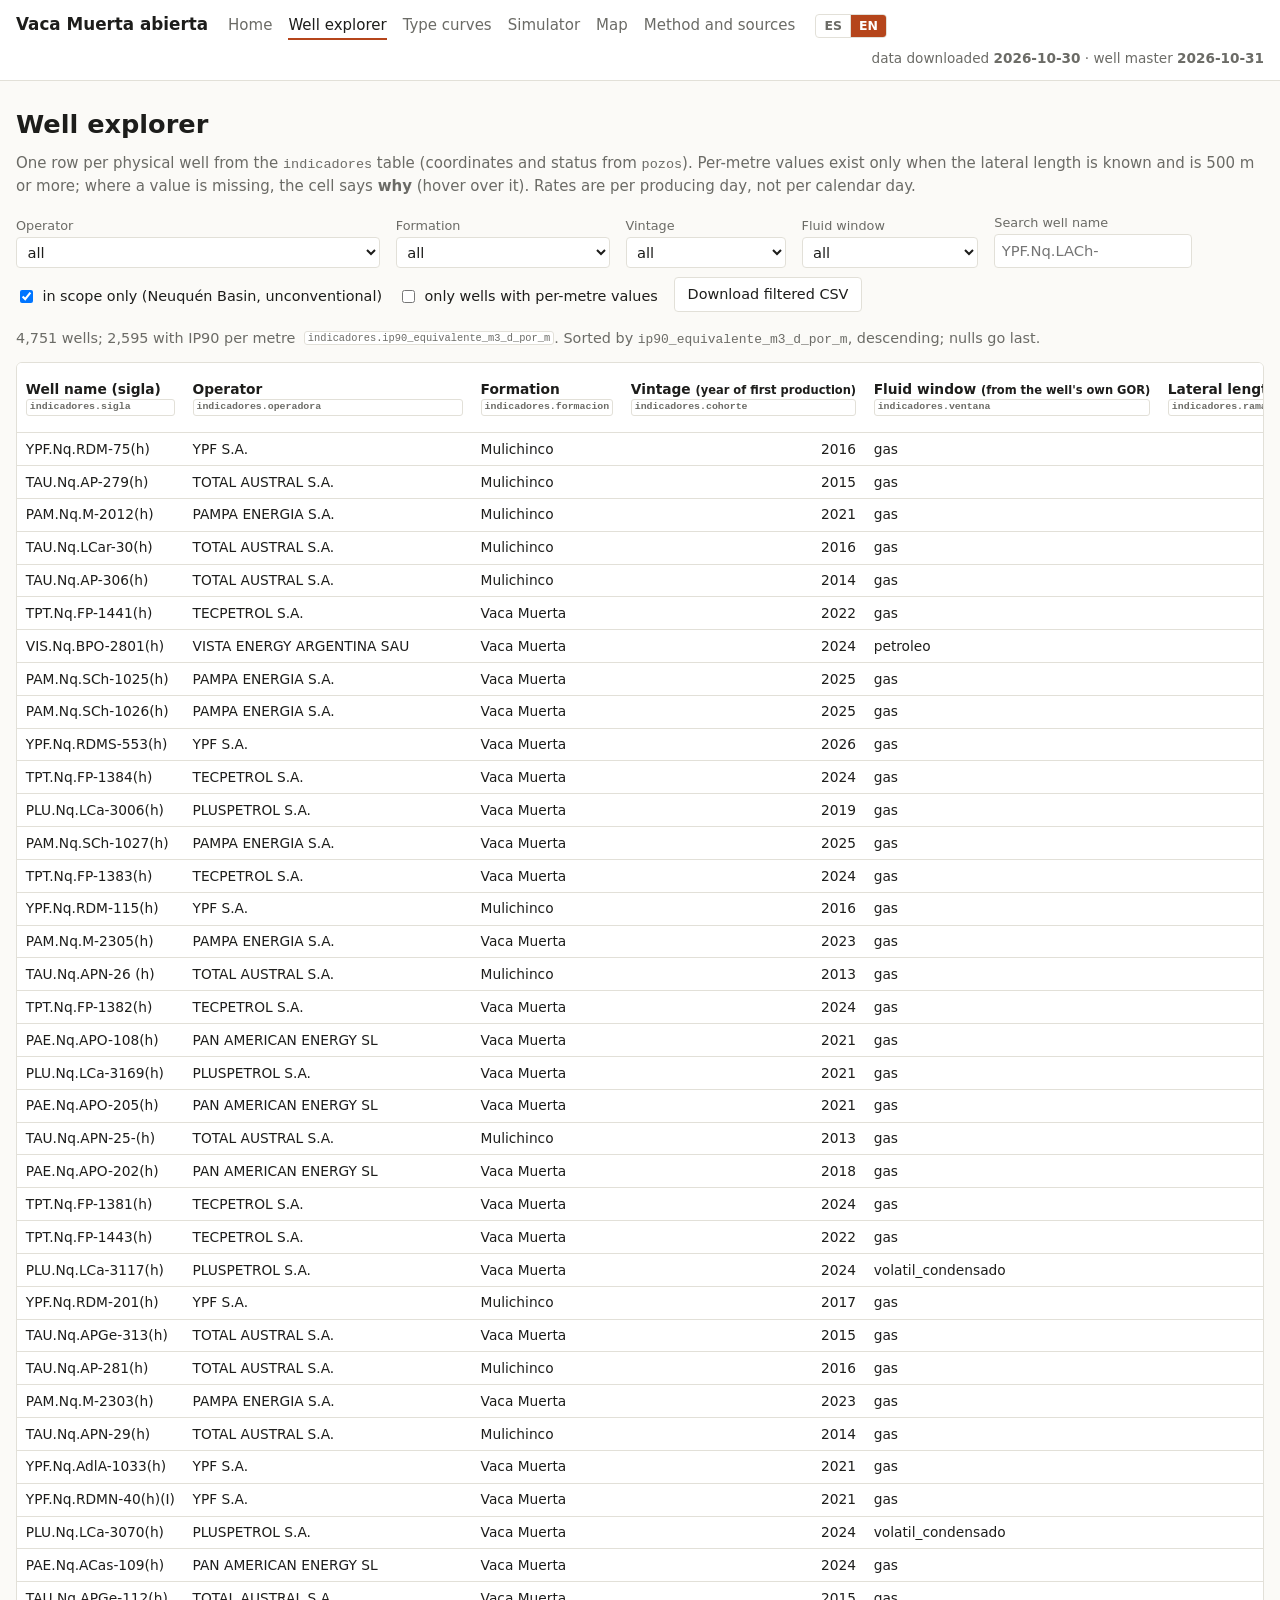
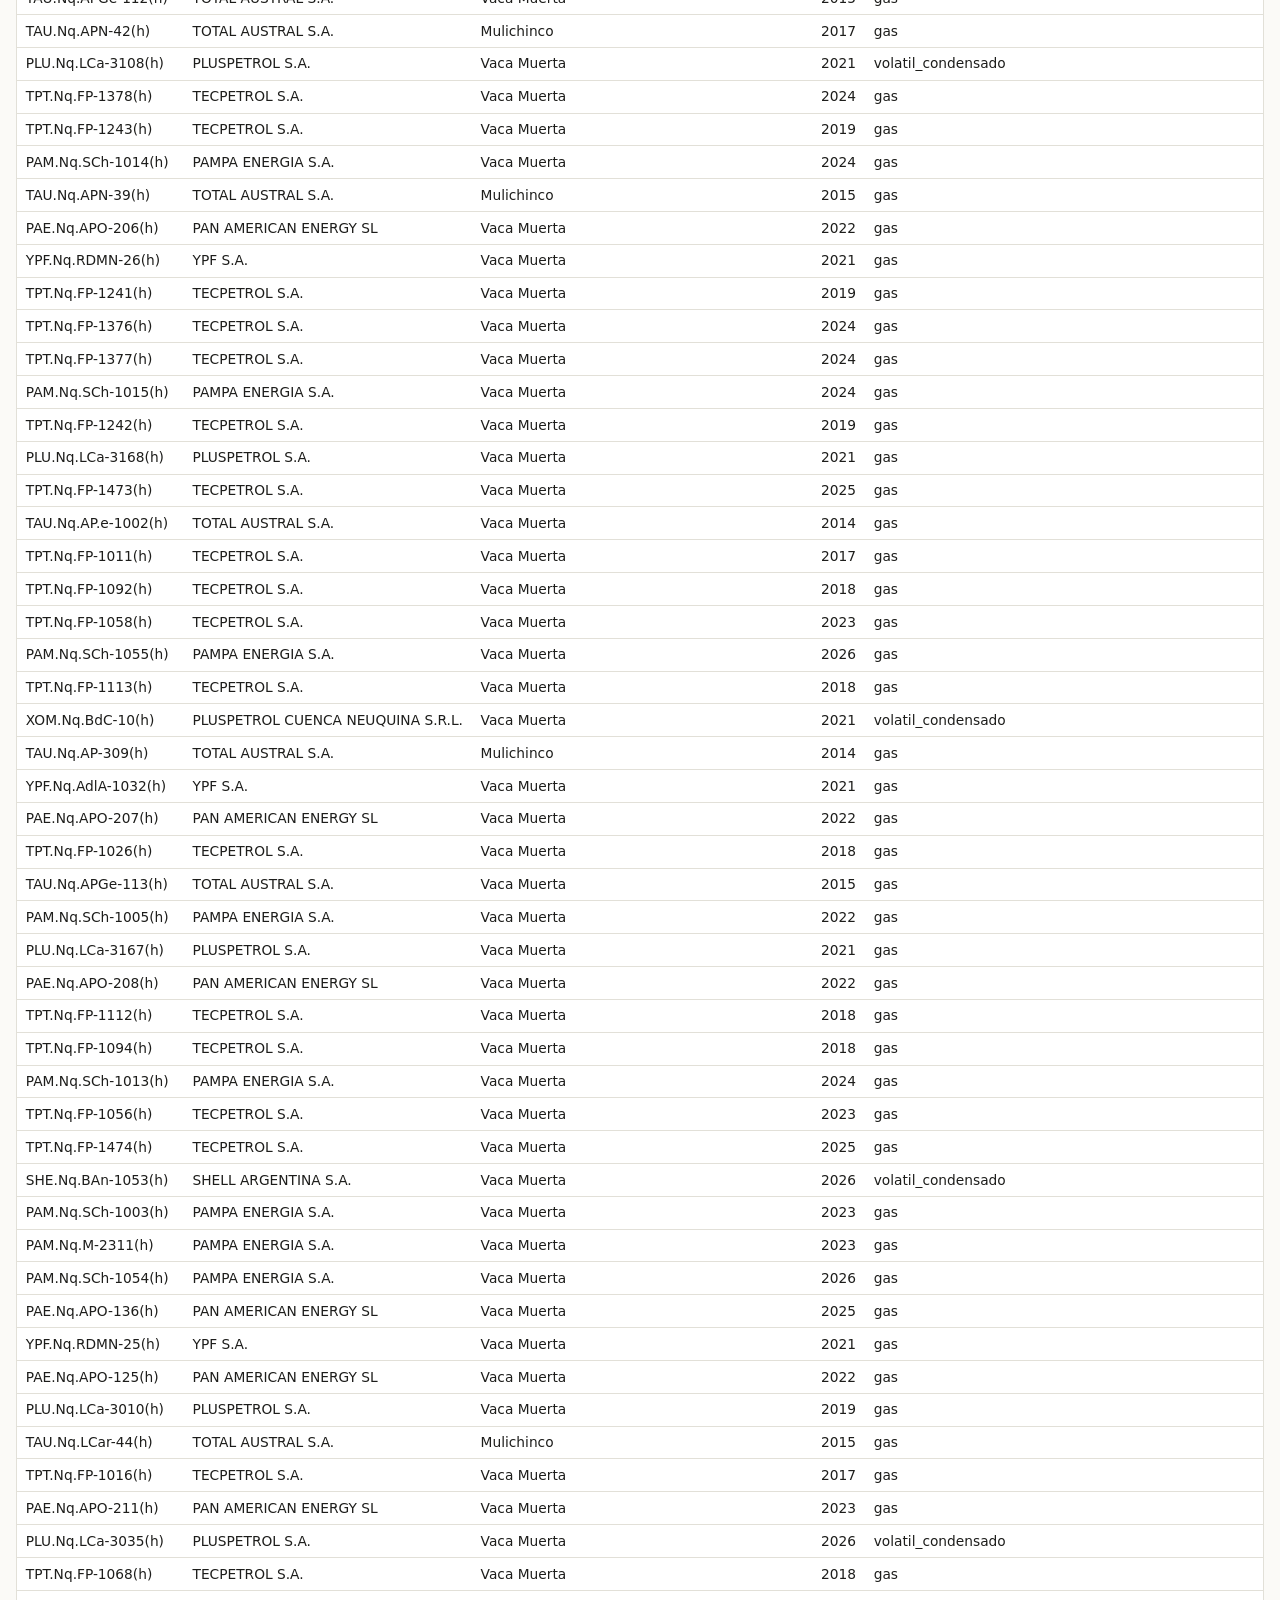
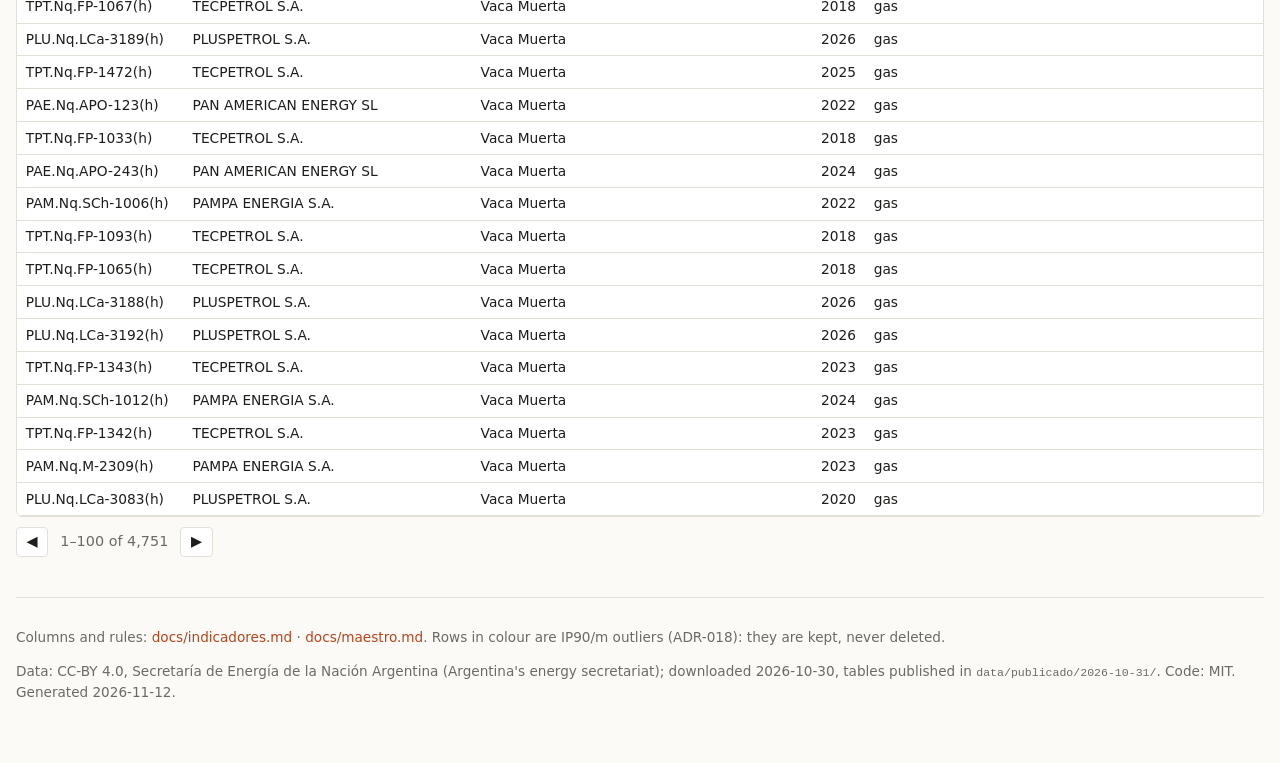
<file: site/explorador.html>
<!doctype html>
<html lang="es">
<head>
<meta charset="utf-8">
<meta name="viewport" content="width=device-width, initial-scale=1">
<title data-i18n="explorador.title">Explorador de pozos · Vaca Muerta abierta</title>
<meta name="description" data-i18n-attr="content:explorador.desc" content="Una fila por pozo físico de la cuenca Neuquina no convencional: rama, etapas, IP90 y acumulados por metro, GOR, corte de agua, con el motivo de cada dato faltante.">
<link rel="stylesheet" href="css/estilo.css">
<script src="js/idioma.js"></script>
</head>
<body>
<header class="top"><div class="wrap">
  <a class="brand" href="index.html">Vaca Muerta abierta</a>
  <nav>
    <a href="index.html" data-pagina="inicio" data-i18n="nav.inicio">Inicio</a>
    <a href="explorador.html" data-pagina="explorador" data-i18n="nav.explorador">Explorador de pozos</a>
    <a href="curvas.html" data-pagina="curvas" data-i18n="nav.curvas">Curvas tipo</a>
    <a href="simulador.html" data-pagina="simulador" data-i18n="nav.simulador">Simulador</a>
    <a href="mapa.html" data-pagina="mapa" data-i18n="nav.mapa">Mapa</a>
    <a href="metodo.html" data-pagina="metodo" data-i18n="nav.metodo">Método y fuentes</a>
  </nav>
  <span class="idioma" role="group" aria-label="Idioma / Language"><a href="?lang=es" data-lang="es" lang="es" title="Español">ES</a><a href="?lang=en" data-lang="en" lang="en" title="English">EN</a></span>
  <span class="fecha"></span>
</div></header>

<main class="wrap">
  <h1 data-i18n="explorador.h1">Explorador de pozos</h1>
  <p class="lead" data-i18n="explorador.lead">Una fila por pozo físico de la tabla <code>indicadores</code> (coordenadas y estado desde <code>pozos</code>).
  Los valores por metro existen solo cuando la rama se conoce y mide 500 m o más; donde falta un dato, la celda dice <b>por qué</b>
  (pasá el mouse). Las tasas son por día efectivo de producción, no por día calendario.</p>

  <div class="filtros">
    <label><span data-i18n="filtro.operadora">Operadora</span> <select id="f-operadora"></select></label>
    <label><span data-i18n="filtro.formacion">Formación</span> <select id="f-formacion"></select></label>
    <label><span data-i18n="filtro.cohorte">Cohorte</span> <select id="f-cohorte"></select></label>
    <label><span data-i18n="filtro.ventana">Ventana</span> <select id="f-ventana"></select></label>
    <label><span data-i18n="explorador.buscar">Buscar sigla</span> <input id="f-sigla" type="search" placeholder="YPF.Nq.LACh-"></label>
    <label class="check"><input id="f-alcance" type="checkbox" checked> <span data-i18n="explorador.alcance">solo en alcance (Neuquina no convencional)</span></label>
    <label class="check"><input id="f-con-rama" type="checkbox"> <span data-i18n="explorador.con_rama">solo con valores por metro</span></label>
    <button id="descargar" data-i18n="explorador.descargar">Descargar CSV filtrado</button>
  </div>
  <p id="resumen-filtro" class="resumen-filtro"></p>

  <div class="tabla-scroll"><table class="datos" id="tabla"><thead></thead><tbody></tbody></table></div>
  <div class="paginacion">
    <button id="pag-ant">◀</button><span id="pag-info"></span><button id="pag-sig">▶</button>
  </div>

  <footer class="pie">
    <p data-i18n="explorador.pie">Columnas y reglas: <a href="https://github.com/LucasBurriel/vaca-muerta-abierta/blob/main/docs/indicadores.md">docs/indicadores.md</a> ·
    <a href="https://github.com/LucasBurriel/vaca-muerta-abierta/blob/main/docs/maestro.md">docs/maestro.md</a>.
    Las filas marcadas en color son outliers de IP90/m (ADR-018): están, no se borran.</p>
    <p class="meta"></p>
  </footer>
</main>
<script type="module" src="js/explorador.js"></script>
</body>
</html>
</file>
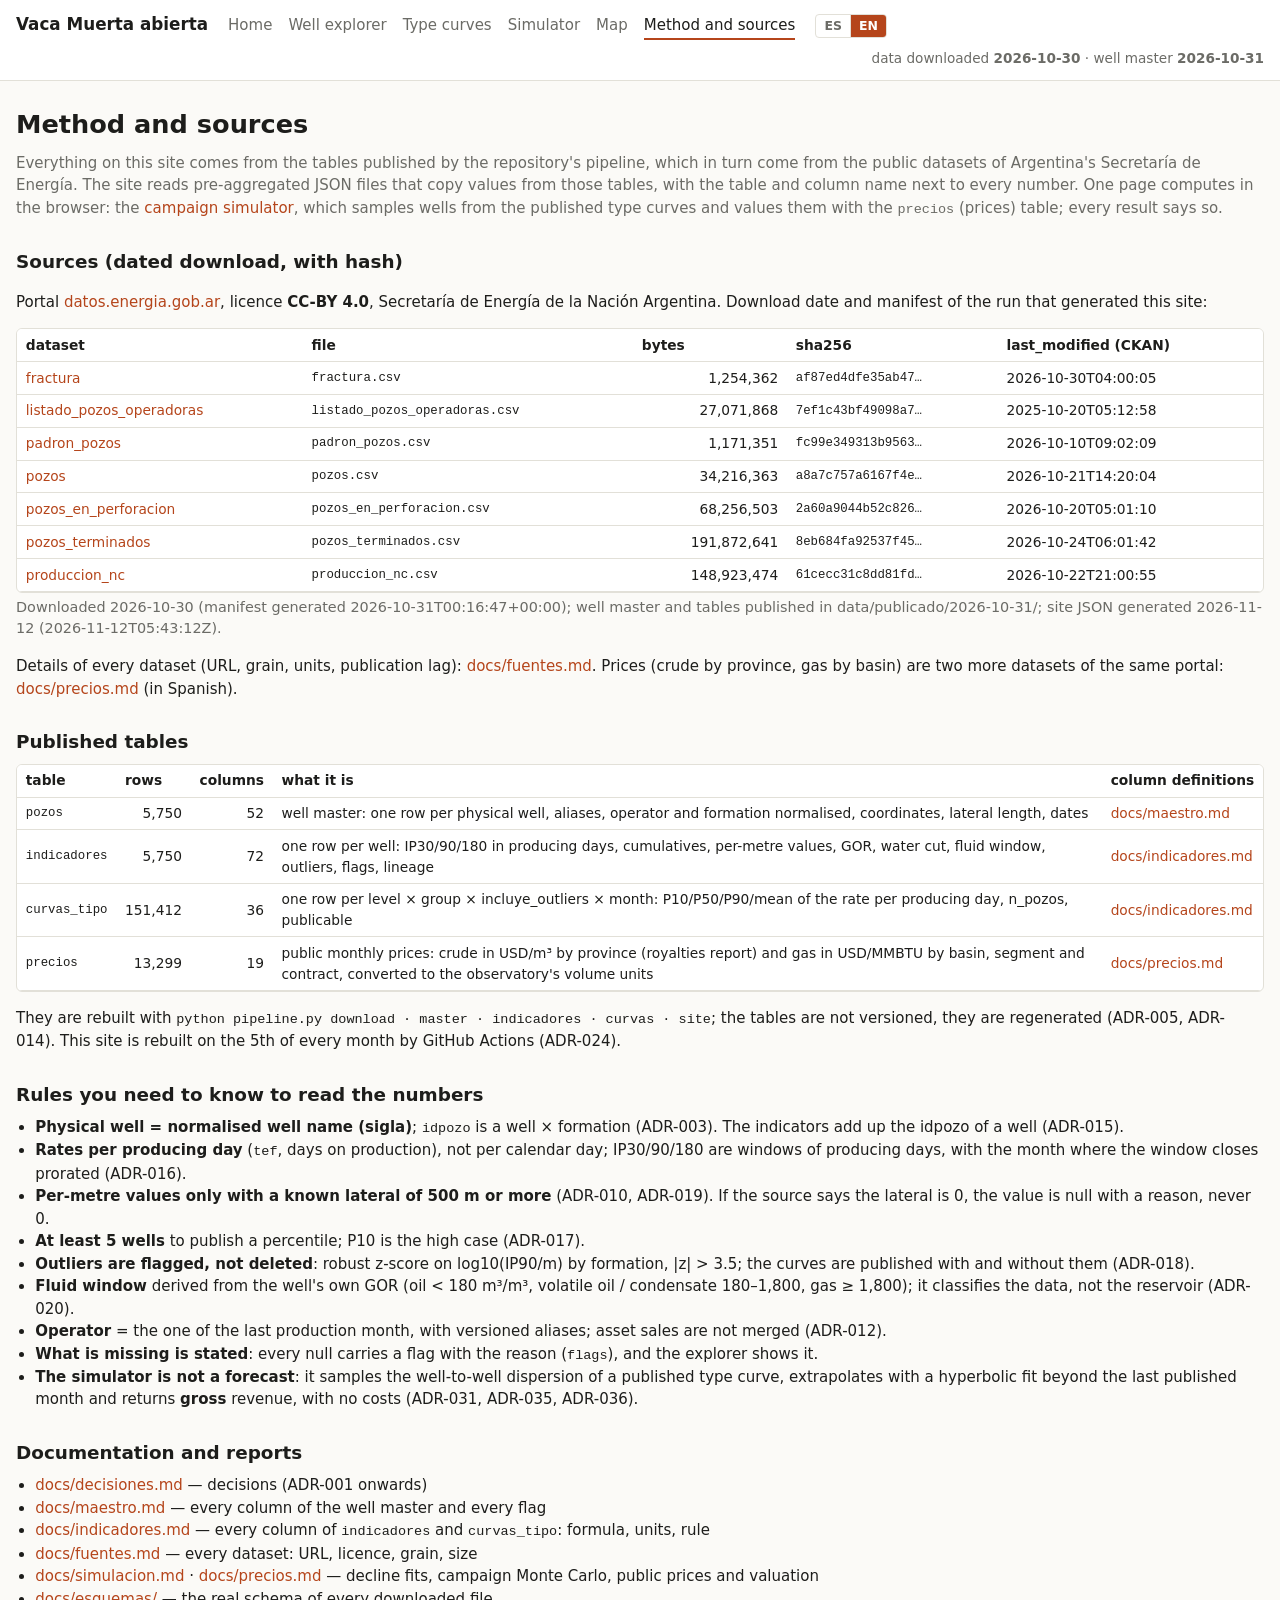
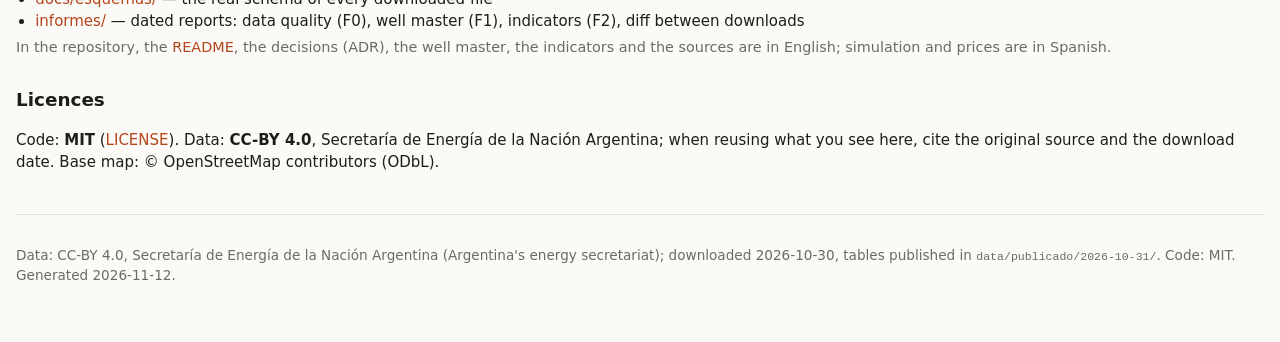
<file: site/metodo.html>
<!doctype html>
<html lang="es">
<head>
<meta charset="utf-8">
<meta name="viewport" content="width=device-width, initial-scale=1">
<title data-i18n="metodo.title">Método y fuentes · Vaca Muerta abierta</title>
<meta name="description" data-i18n-attr="content:metodo.desc" content="De dónde sale cada número: datasets públicos de la Secretaría de Energía con fecha y hash, tablas publicadas, reglas de cálculo, decisiones y licencias.">
<link rel="stylesheet" href="css/estilo.css">
<script src="js/idioma.js"></script>
</head>
<body>
<header class="top"><div class="wrap">
  <a class="brand" href="index.html">Vaca Muerta abierta</a>
  <nav>
    <a href="index.html" data-pagina="inicio" data-i18n="nav.inicio">Inicio</a>
    <a href="explorador.html" data-pagina="explorador" data-i18n="nav.explorador">Explorador de pozos</a>
    <a href="curvas.html" data-pagina="curvas" data-i18n="nav.curvas">Curvas tipo</a>
    <a href="simulador.html" data-pagina="simulador" data-i18n="nav.simulador">Simulador</a>
    <a href="mapa.html" data-pagina="mapa" data-i18n="nav.mapa">Mapa</a>
    <a href="metodo.html" data-pagina="metodo" data-i18n="nav.metodo">Método y fuentes</a>
  </nav>
  <span class="idioma" role="group" aria-label="Idioma / Language"><a href="?lang=es" data-lang="es" lang="es" title="Español">ES</a><a href="?lang=en" data-lang="en" lang="en" title="English">EN</a></span>
  <span class="fecha"></span>
</div></header>

<main class="wrap">
  <h1 data-i18n="metodo.h1">Método y fuentes</h1>
  <p class="lead" data-i18n="metodo.lead">Todo lo que se ve en este sitio sale de las tablas publicadas por el pipeline del repositorio, que a su vez salen
  de los datasets públicos de la Secretaría de Energía. El sitio lee JSON pre-agregados que copian valores de esas tablas, con el nombre
  de tabla y columna al lado de cada número. Una sola página calcula en el navegador: el <a href="simulador.html">simulador de campaña</a>,
  que sortea pozos desde las curvas tipo publicadas y los valoriza con la tabla <code>precios</code>; lo dice en cada resultado.</p>

  <h2 data-i18n="metodo.h2.fuentes">Fuentes (descarga fechada, con hash)</h2>
  <p data-i18n="metodo.fuentes.p">Portal <a href="https://datos.energia.gob.ar">datos.energia.gob.ar</a>, licencia <b>CC-BY 4.0</b>, Secretaría de Energía de la
  Nación Argentina. Fecha de descarga y manifiesto de la corrida que generó este sitio:</p>
  <div class="tabla-scroll"><table class="datos" id="fuentes"><thead>
    <tr><th>dataset</th><th data-i18n="metodo.th.archivo">archivo</th><th>bytes</th><th>sha256</th><th>last_modified (CKAN)</th></tr>
  </thead><tbody></tbody></table></div>
  <p class="resumen-filtro" id="meta-linea"></p>
  <p data-i18n="metodo.fuentes.detalle">Detalle de cada dataset (URL, grano, unidades, atraso): <a href="https://github.com/LucasBurriel/vaca-muerta-abierta/blob/main/docs/fuentes.md">docs/fuentes.md</a>.
  Los precios (crudo por provincia, gas por cuenca) son dos datasets más del mismo portal: <a href="https://github.com/LucasBurriel/vaca-muerta-abierta/blob/main/docs/precios.md">docs/precios.md</a>.</p>

  <h2 data-i18n="metodo.h2.tablas">Tablas publicadas</h2>
  <div class="tabla-scroll"><table class="datos" id="tablas"><thead>
    <tr><th data-i18n="metodo.th.tabla">tabla</th><th data-i18n="metodo.th.filas">filas</th><th data-i18n="metodo.th.columnas">columnas</th><th data-i18n="metodo.th.que">qué es</th><th data-i18n="metodo.th.def">definición de columnas</th></tr>
  </thead><tbody></tbody></table></div>
  <p data-i18n="metodo.tablas.p">Se reconstruyen con <code>python pipeline.py download · master · indicadores · curvas · site</code>; las tablas no se versionan,
  se regeneran (ADR-005, ADR-014). Este sitio se reconstruye el día 5 de cada mes por GitHub Actions (ADR-024).</p>

  <h2 data-i18n="metodo.h2.reglas">Reglas que hay que conocer para leer los números</h2>
  <ul class="compacta">
    <li data-i18n="metodo.regla.pozo"><b>Pozo físico = sigla normalizada</b>; <code>idpozo</code> es pozo × formación (ADR-003). Los indicadores suman los idpozo de un pozo (ADR-015).</li>
    <li data-i18n="metodo.regla.tef"><b>Tasas por día efectivo</b> (<code>tef</code>), no por día calendario; IP30/90/180 son ventanas de días efectivos con el mes de cruce prorrateado (ADR-016).</li>
    <li data-i18n="metodo.regla.metro"><b>Por metro solo con rama conocida y ≥ 500 m</b> (ADR-010, ADR-019). Si la fuente dice rama 0, es nulo con motivo, nunca 0.</li>
    <li data-i18n="metodo.regla.n"><b>Mínimo 5 pozos</b> para publicar un percentil; P10 es el caso alto (ADR-017).</li>
    <li data-i18n="metodo.regla.outliers"><b>Outliers marcados, no borrados</b>: z robusto sobre log10(IP90/m) por formación, |z| &gt; 3,5; las curvas se publican con y sin ellos (ADR-018).</li>
    <li data-i18n="metodo.regla.ventana"><b>Ventana de fluido</b> derivada del GOR propio del pozo (petróleo &lt; 180 m³/m³, volátil 180–1.800, gas ≥ 1.800); es una clasificación del dato, no del reservorio (ADR-020).</li>
    <li data-i18n="metodo.regla.operadora"><b>Operadora</b> = la de la última producción, con alias versionados; las ventas de activos no se unifican (ADR-012).</li>
    <li data-i18n="metodo.regla.falta"><b>Lo que falta se dice</b>: cada nulo lleva un flag con el motivo (<code>flags</code>), y el explorador lo muestra.</li>
    <li data-i18n="metodo.regla.simulador"><b>El simulador no es un pronóstico</b>: muestrea la dispersión entre pozos de una curva tipo publicada, extrapola con un ajuste
    hiperbólico más allá del último mes publicado y devuelve ingreso <b>bruto</b>, sin costos (ADR-031, ADR-035, ADR-036).</li>
  </ul>

  <h2 data-i18n="metodo.h2.docs">Documentación e informes</h2>
  <ul class="compacta" id="docs">
    <li data-i18n="metodo.doc.decisiones"><a href="https://github.com/LucasBurriel/vaca-muerta-abierta/blob/main/docs/decisiones.md">docs/decisiones.md</a> — decisiones (ADR-001 en adelante)</li>
    <li data-i18n="metodo.doc.maestro"><a href="https://github.com/LucasBurriel/vaca-muerta-abierta/blob/main/docs/maestro.md">docs/maestro.md</a> — cada columna del maestro de pozos y cada flag</li>
    <li data-i18n="metodo.doc.indicadores"><a href="https://github.com/LucasBurriel/vaca-muerta-abierta/blob/main/docs/indicadores.md">docs/indicadores.md</a> — cada columna de <code>indicadores</code> y <code>curvas_tipo</code>: fórmula, unidades, regla</li>
    <li data-i18n="metodo.doc.fuentes"><a href="https://github.com/LucasBurriel/vaca-muerta-abierta/blob/main/docs/fuentes.md">docs/fuentes.md</a> — cada dataset: URL, licencia, grano, tamaño</li>
    <li data-i18n="metodo.doc.simulacion"><a href="https://github.com/LucasBurriel/vaca-muerta-abierta/blob/main/docs/simulacion.md">docs/simulacion.md</a> · <a href="https://github.com/LucasBurriel/vaca-muerta-abierta/blob/main/docs/precios.md">docs/precios.md</a> — declinación, Monte Carlo de campaña, precios públicos y valorización</li>
    <li data-i18n="metodo.doc.esquemas"><a href="https://github.com/LucasBurriel/vaca-muerta-abierta/tree/main/docs/esquemas">docs/esquemas/</a> — esquema real de cada archivo descargado</li>
    <li data-i18n="metodo.doc.informes"><a href="https://github.com/LucasBurriel/vaca-muerta-abierta/tree/main/informes">informes/</a> — informes fechados: calidad (F0), maestro (F1), indicadores (F2), diff entre descargas</li>
  </ul>
  <p class="resumen-filtro" data-i18n="metodo.docs.idioma">En el repositorio, el <a href="https://github.com/LucasBurriel/vaca-muerta-abierta#readme">README</a>, las decisiones (ADR), el maestro, los indicadores y las fuentes están en inglés; simulación y precios, en español.</p>

  <h2 data-i18n="metodo.h2.licencias">Licencias</h2>
  <p data-i18n="metodo.licencias.p">Código: <b>MIT</b> (<a href="https://github.com/LucasBurriel/vaca-muerta-abierta/blob/main/LICENSE">LICENSE</a>).
  Datos: <b>CC-BY 4.0</b>, Secretaría de Energía de la Nación Argentina; al reutilizar lo que se ve acá, citar la fuente original
  y la fecha de descarga. Mapa de fondo: © OpenStreetMap contributors (ODbL).</p>

  <footer class="pie"><p class="meta"></p></footer>
</main>
<script type="module" src="js/metodo.js"></script>
</body>
</html>
</file>
<file: site/css/estilo.css>
:root {
  --bg: #fbfaf7;
  --fg: #1d1d1b;
  --muted: #6b6b66;
  --line: #e2e0d8;
  --card: #ffffff;
  --accent: #b5451b;
  --accent-soft: #f6e6de;
  --ok: #2f7a4a;
  --warn: #a86b00;
  --mono: ui-monospace, "SFMono-Regular", Menlo, Consolas, monospace;
  --sans: system-ui, -apple-system, "Segoe UI", Roboto, "Helvetica Neue", Arial, sans-serif;
}
@media (prefers-color-scheme: dark) {
  :root:not([data-theme="light"]) {
    --bg: #15161a;
    --fg: #e8e6df;
    --muted: #9a9890;
    --line: #2e3038;
    --card: #1d1f25;
    --accent: #e0754a;
    --accent-soft: #3a2a22;
    --ok: #5fb57c;
    --warn: #d9a441;
  }
}
* { box-sizing: border-box; }
html, body { margin: 0; padding: 0; }
body {
  background: var(--bg);
  color: var(--fg);
  font-family: var(--sans);
  font-size: 15px;
  line-height: 1.5;
}
a { color: var(--accent); text-decoration: none; }
a:hover { text-decoration: underline; }
code, .mono { font-family: var(--mono); font-size: 0.9em; }

header.top {
  border-bottom: 1px solid var(--line);
  background: var(--card);
}
header.top .wrap {
  display: flex;
  flex-wrap: wrap;
  align-items: baseline;
  gap: 0.5rem 1.25rem;
  padding: 0.75rem 16px;
}
header.top .brand { font-weight: 700; font-size: 1.05rem; color: var(--fg); }
header.top nav { display: flex; flex-wrap: wrap; gap: 0.25rem 1rem; }
header.top nav a { color: var(--muted); padding: 0.1rem 0; border-bottom: 2px solid transparent; }
header.top nav a.activa { color: var(--fg); border-bottom-color: var(--accent); }
header.top .fecha { margin-left: auto; color: var(--muted); font-size: 0.85rem; }
header.top .idioma { display: inline-flex; border: 1px solid var(--line); border-radius: 4px; overflow: hidden; font-size: 0.78rem; font-weight: 600; }
header.top .idioma a { padding: 0.1rem 0.5rem; color: var(--muted); }
header.top .idioma a + a { border-left: 1px solid var(--line); }
header.top .idioma a.activa { background: var(--accent); color: #fff; }
header.top .idioma a:hover { text-decoration: none; color: var(--fg); }
header.top .idioma a.activa:hover { color: #fff; }
html.traduciendo body { visibility: hidden; } /* js/idioma.js: no flash of Spanish before the English is in */

main.wrap { max-width: 1280px; margin: 0 auto; padding: 1.25rem 16px 3rem; }
h1 { font-size: 1.6rem; margin: 0.25rem 0 0.5rem; }
h2 { font-size: 1.15rem; margin: 1.75rem 0 0.5rem; }
p.lead { color: var(--muted); margin-top: 0; }
.nota {
  border-left: 3px solid var(--accent);
  background: var(--accent-soft);
  padding: 0.5rem 0.75rem;
  margin: 0.75rem 0;
  font-size: 0.92rem;
}
.cita {
  font-family: var(--mono);
  font-size: 0.72em;
  color: var(--muted);
  background: var(--card);
  border: 1px solid var(--line);
  border-radius: 3px;
  padding: 0 0.3em;
  margin-left: 0.35em;
  white-space: nowrap;
  cursor: help;
  vertical-align: middle;
}

.tarjetas { display: grid; grid-template-columns: repeat(auto-fill, minmax(190px, 1fr)); gap: 0.75rem; margin: 1rem 0; }
.tarjeta { background: var(--card); border: 1px solid var(--line); border-radius: 6px; padding: 0.75rem 0.9rem; }
.tarjeta .valor { font-size: 1.7rem; font-weight: 700; line-height: 1.1; }
.tarjeta .titulo { color: var(--muted); font-size: 0.85rem; margin-top: 0.2rem; }
.tarjeta .regla { font-size: 0.78rem; color: var(--muted); margin-top: 0.35rem; }
.tarjeta .cita { white-space: normal; overflow-wrap: anywhere; margin-left: 0; }

.filtros { display: flex; flex-wrap: wrap; gap: 0.6rem 1rem; align-items: end; margin: 0.75rem 0 1rem; }
.filtros label { display: flex; flex-direction: column; font-size: 0.8rem; color: var(--muted); gap: 0.15rem; }
.filtros select, .filtros input {
  font: inherit; font-size: 0.92rem; padding: 0.3rem 0.4rem; min-width: 10rem;
  color: var(--fg); background: var(--card); border: 1px solid var(--line); border-radius: 4px;
}
.filtros input[type="checkbox"] { min-width: 0; padding: 0; }
.filtros .check { flex-direction: row; align-items: center; gap: 0.4rem; color: var(--fg); font-size: 0.9rem; padding-bottom: 0.3rem; }
.filtros button {
  font: inherit; font-size: 0.9rem; padding: 0.35rem 0.8rem; border-radius: 4px; cursor: pointer;
  border: 1px solid var(--line); background: var(--card); color: var(--fg);
}
.filtros button.primario { background: var(--accent); border-color: var(--accent); color: #fff; }
.resumen-filtro { color: var(--muted); font-size: 0.9rem; margin: 0.25rem 0 0.75rem; }

.tabla-scroll { overflow-x: auto; border: 1px solid var(--line); border-radius: 6px; background: var(--card); }
table.datos { border-collapse: collapse; width: 100%; font-size: 0.86rem; }
table.datos th, table.datos td { padding: 0.35rem 0.55rem; border-bottom: 1px solid var(--line); text-align: left; white-space: nowrap; }
table.datos th { position: sticky; top: 0; background: var(--card); cursor: pointer; user-select: none; }
table.datos th .cita { display: block; margin: 0; }
table.datos th.orden-asc::after { content: " ▲"; color: var(--accent); }
table.datos th.orden-desc::after { content: " ▼"; color: var(--accent); }
table.datos td.num { text-align: right; font-variant-numeric: tabular-nums; }
table.datos td.nulo { color: var(--muted); font-style: italic; cursor: help; }
table.datos td.nulo abbr { text-decoration: dotted underline; }
table.datos tr.outlier td { color: var(--warn); }
table.datos tr.fuera td { opacity: 0.6; }
.paginacion { display: flex; gap: 0.75rem; align-items: center; margin: 0.6rem 0; font-size: 0.9rem; color: var(--muted); }
.paginacion button { font: inherit; padding: 0.2rem 0.6rem; border: 1px solid var(--line); background: var(--card); color: var(--fg); border-radius: 4px; cursor: pointer; }

.grafico { width: 100%; height: 520px; background: var(--card); border: 1px solid var(--line); border-radius: 6px; }
#mapa { width: 100%; height: 72vh; min-height: 420px; border: 1px solid var(--line); border-radius: 6px; }
.leyenda { display: flex; flex-wrap: wrap; gap: 0.4rem 1rem; font-size: 0.85rem; margin: 0.5rem 0; }
.leyenda span::before { content: ""; display: inline-block; width: 0.8em; height: 0.8em; border-radius: 50%; margin-right: 0.35em; background: var(--c); vertical-align: -0.05em; }
.leaflet-popup-content { font-family: var(--sans); font-size: 0.86rem; }
.leaflet-popup-content table td { padding: 0 0.4rem 0 0; }

/* home: the "try it" block that leads to the simulator */
.probar {
  display: flex; flex-wrap: wrap; align-items: center; gap: 0.75rem 1.5rem; justify-content: space-between;
  background: var(--card); border: 1px solid var(--line); border-left: 4px solid var(--accent); border-radius: 6px;
  padding: 0.9rem 1rem; margin: 1rem 0;
}
.probar-texto { flex: 1 1 22rem; display: flex; flex-direction: column; gap: 0.2rem; }
.probar-texto b { font-size: 1.1rem; }
.probar-texto span { color: var(--muted); font-size: 0.92rem; }
.probar-boton {
  background: var(--accent); color: #fff; font-weight: 600; padding: 0.55rem 1rem; border-radius: 5px; white-space: nowrap;
}
.probar-boton:hover { text-decoration: none; filter: brightness(1.08); }

/* simulator: charts two by two, one column on a phone */
.graficos-2 { display: grid; grid-template-columns: repeat(2, minmax(0, 1fr)); gap: 1rem; margin: 1rem 0 0.5rem; }
.graficos-2 figure { margin: 0; min-width: 0; }
.graficos-2 figcaption { font-size: 0.88rem; font-weight: 600; margin-bottom: 0.3rem; }
.graficos-2 .grafico { height: 320px; }
.nota ul.compacta { margin-top: 0.35rem; }
ol.compacta { margin: 0.25rem 0; padding-left: 1.4rem; }
#controles input[type="number"] { min-width: 6.5rem; width: 8.5rem; }

.pie { margin-top: 2.5rem; padding-top: 1rem; border-top: 1px solid var(--line); color: var(--muted); font-size: 0.85rem; }
.pie code { font-size: 0.85em; }
ul.compacta { margin: 0.25rem 0; padding-left: 1.2rem; }
.error { color: var(--accent); font-weight: 600; }
@media (max-width: 720px) {
  .grafico { height: 380px; }
  header.top .fecha { margin-left: 0; }
  .graficos-2 { grid-template-columns: minmax(0, 1fr); }
  .graficos-2 .grafico { height: 280px; }
  #controles label { flex: 1 1 42%; min-width: 0; }
  #controles select, #controles input[type="number"] { min-width: 0; width: 100%; }
  .tarjeta .valor { font-size: 1.4rem; }
}

[hidden] { display: none !important; }
</file>
